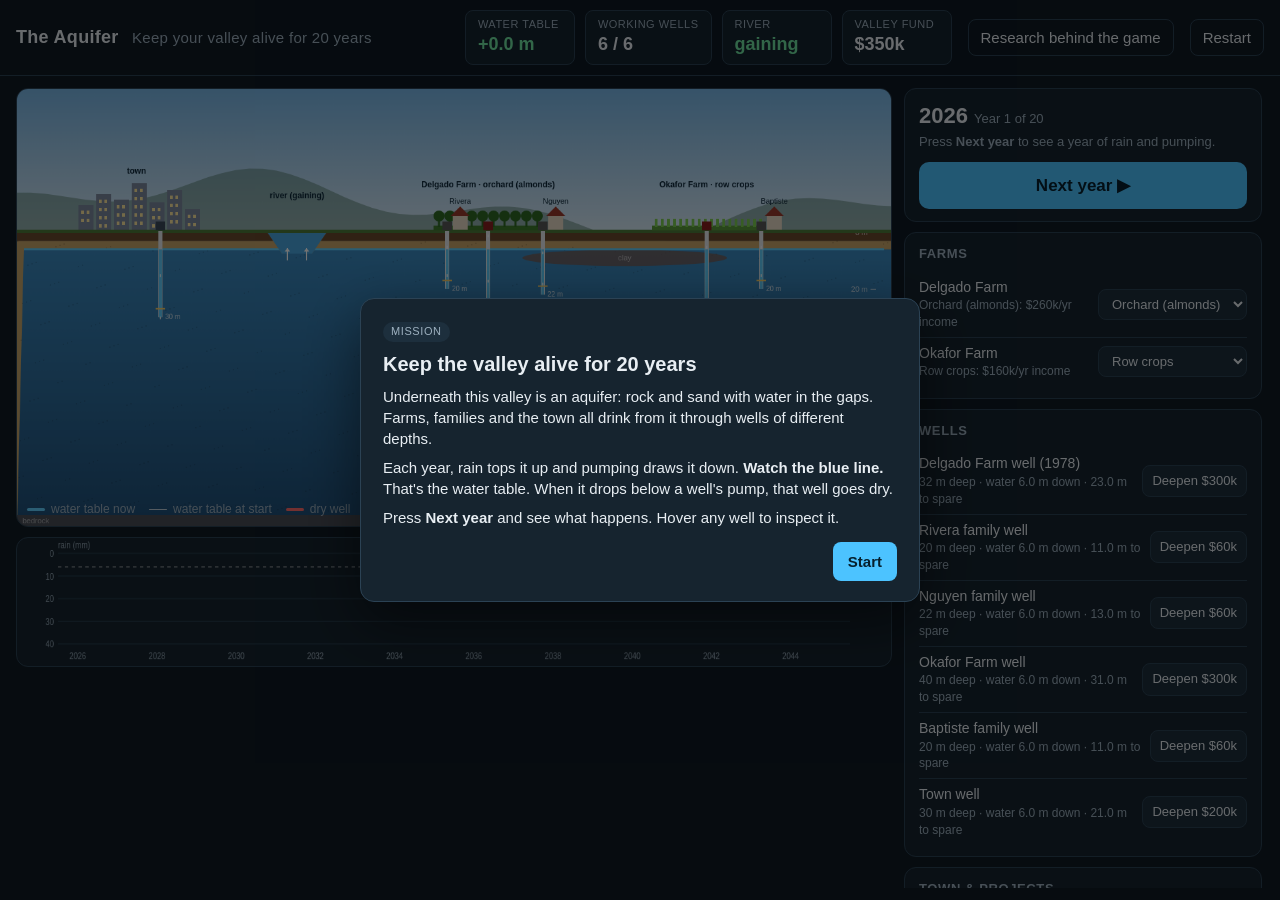
<file: aquifer/index.html>
<!doctype html>
<html lang="en">
<head>
<meta charset="utf-8">
<meta name="viewport" content="width=device-width, initial-scale=1">
<title>The Aquifer — keep your valley alive for 20 years</title>
<meta name="description" content="A groundwater simulation game built on UCSB Bren School research. Watch the water table move, see which wells fail first, and find a way to keep a valley alive for 20 years.">
<link rel="stylesheet" href="style.css">
</head>
<body>
<header>
  <h1>The Aquifer <small>Keep your valley alive for 20 years</small></h1>
  <div class="stats">
    <div class="stat"><div class="k">Water table</div><div class="v" id="s-wt">0.0 m</div></div>
    <div class="stat"><div class="k">Working wells</div><div class="v" id="s-wells">6 / 6</div></div>
    <div class="stat"><div class="k">River</div><div class="v" id="s-river">gaining</div></div>
    <div class="stat"><div class="k">Valley fund</div><div class="v" id="s-budget">$350k</div></div>
  </div>
  <button class="ghost" id="btn-research">Research behind the game</button>
  <button class="ghost" id="btn-restart">Restart</button>
</header>

<main>
  <div id="left">
  <div id="stage">
    <canvas id="valley" width="1280" height="640"></canvas>
    <div id="tip"></div>
    <div id="legend"><span class="wt">water table now</span><span class="wt0">water table at start</span><span class="dry">dry well</span></div>
  </div>
  <div id="chartwrap"><canvas id="chart" width="1280" height="150"></canvas></div>
  </div>

  <aside>
    <div class="card">
      <div class="year"><span id="yr">2026</span><small id="yr-of">Year 1 of 20</small></div>
      <div id="rain">Press <b>Next year</b> to see a year of rain and pumping.</div>
      <button id="next">Next year ▶</button>
    </div>

    <div class="card">
      <h2>Farms</h2>
      <div id="farm-rows"></div>
    </div>

    <div class="card">
      <h2>Wells</h2>
      <div id="well-rows"></div>
    </div>

    <div class="card">
      <h2>Town &amp; projects</h2>
      <div class="row"><div class="n">Imported water for the town<small>$150k every year it is on; town pumps 70% less</small></div><button class="act" id="btn-import">Off</button></div>
      <div class="row"><div class="n">Recharge basin, sandy site by the river<small>$200k · captures wet-year flood water</small></div><button class="act" id="btn-basin-sand">Build</button></div>
      <div class="row"><div class="n">Recharge basin, clay-rich site<small>$120k · cheaper, but clay lets little through</small></div><button class="act" id="btn-basin-clay">Build</button></div>
    </div>

    <div class="card">
      <h2>Policy: cap on farm pumping</h2>
      <div class="seg" id="cap">
        <button data-cap="1" class="on">No cap</button><button data-cap="0.8">80%</button><button data-cap="0.6">60%</button>
      </div>
      <div class="note" style="color:var(--muted);font-size:12px;margin-top:6px">Farms pump less and earn less; the fund's levy shrinks with them.</div>
    </div>

    <div class="card">
      <h2>Log</h2>
      <div id="log"></div>
    </div>
  </aside>
</main>

<div class="modal" id="event"><div class="dialog" id="event-body"></div></div>

<div class="modal" id="research"><div class="dialog">
  <h3>Research behind the game</h3>
  <p>This game is a simplified scenario, not a measured model of any real basin. The <b>relationships</b> below come from published research led at UC Santa Barbara's Bren School; the <b>numbers</b> in the game (well depths, pumping rates, costs, rainfall) are invented so the story plays out in 20 turns.</p>
  <p><b>Research-backed relationships</b></p>
  <ul>
    <li>Pumping lowers the water table most steeply around the well that pumps, in a <i>cone of depression</i> that spreads to neighbours.</li>
    <li>Wells fail long before an aquifer is empty. Shallower wells, often household wells, run dry first when water levels drop by only a few metres.</li>
    <li>Groundwater declines are widespread and, in many aquifers, accelerating. Recoveries exist, and they follow deliberate interventions: alternative supplies, pumping rules, managed recharge.</li>
    <li>Rivers and aquifers trade water. When the water table drops below the river bed, a river that once gained water from the ground starts losing water into it, and can disconnect.</li>
    <li>Managed recharge depends on where you put it: geology, rainfall intensity and land use govern how much water actually reaches the aquifer.</li>
  </ul>
  <p><b>Sources</b></p>
  <ol class="src">
    <li>Jasechko, S. &amp; Perrone, D. (2021). Global groundwater wells at risk of running dry. <i>Science</i> 372, 418–421. <a href="https://doi.org/10.1126/science.abc2755" target="_blank" rel="noopener">doi:10.1126/science.abc2755</a></li>
    <li>Jasechko, S., Seybold, H., Perrone, D., Fan, Y., Shamsudduha, M., Taylor, R. G., Fallatah, O. &amp; Kirchner, J. W. (2024). Rapid groundwater declines in many aquifers globally, but recoveries exist. <i>Nature</i> 625, 715–721. <a href="https://doi.org/10.1038/s41586-023-06879-8" target="_blank" rel="noopener">doi:10.1038/s41586-023-06879-8</a></li>
    <li>Jasechko, S., Seybold, H., Perrone, D., Fan, Y. &amp; Kirchner, J. W. (2021). Widespread potential loss of streamflow into underlying aquifers across the USA. <i>Nature</i> 591, 391–395. <a href="https://doi.org/10.1038/s41586-021-03311-x" target="_blank" rel="noopener">doi:10.1038/s41586-021-03311-x</a></li>
    <li>Jasechko, S. (2026). Review of documented groundwater recoveries (67 cases: alternative supplies, management policies, artificial recharge). <i>Science</i>, March 2026. <span class="note">Citation to be confirmed with the author.</span></li>
    <li>California Groundwater Recharge Observatory, UCSB Marine Science Institute: how rainfall intensity, geology, land use and managed flooding shape recharge.</li>
    <li>UCSB Groundwater Research Hub (Jasechko, Perrone and colleagues): using observational data to understand water stress and evaluate management responses.</li>
  </ol>
  <p class="note"><b>Invented for the game:</b> the valley, its six wells, the farms and families, all dollar figures, the rainfall sequence, the aquifer's spreading rate and specific yield, and the recharge-basin yields. These should be reviewed by Bren faculty before any classroom use.</p>
  <div class="btns"><button class="primary" id="btn-research-close">Back to the valley</button></div>
</div></div>

<script src="sim.js"></script>
<script src="game.js"></script>
</body>
</html>
</file>
<file: aquifer/style.css>
:root {
  --bg: #0f1a24; --panel: #16242f; --panel-2: #1d2f3d; --line: #2b4254;
  --text: #e8eef3; --muted: #9db0bf; --accent: #4cc3ff; --warn: #ffb84d; --bad: #ff6b6b; --good: #6fe3a1;
  --font: -apple-system, BlinkMacSystemFont, "Segoe UI", Roboto, Helvetica, Arial, sans-serif;
}
* { box-sizing: border-box; }
html, body { margin: 0; height: 100%; }
body { background: var(--bg); color: var(--text); font-family: var(--font); font-size: 15px; line-height: 1.4; display: flex; flex-direction: column; height: 100vh; overflow: hidden; }
button { font: inherit; cursor: pointer; }
button:disabled { opacity: .45; cursor: not-allowed; }
a { color: var(--accent); }

header { display: flex; align-items: center; gap: 16px; padding: 10px 16px; border-bottom: 1px solid var(--line); flex-wrap: wrap; }
header h1 { font-size: 18px; margin: 0; letter-spacing: .3px; }
header h1 small { color: var(--muted); font-weight: 400; margin-left: 8px; }
.stats { display: flex; gap: 10px; flex-wrap: wrap; margin-left: auto; }
.stat { background: var(--panel); border: 1px solid var(--line); border-radius: 8px; padding: 6px 12px; min-width: 110px; }
.stat .k { font-size: 11px; color: var(--muted); text-transform: uppercase; letter-spacing: .5px; }
.stat .v { font-size: 18px; font-weight: 600; }
.stat .v.bad { color: var(--bad); } .stat .v.good { color: var(--good); } .stat .v.warn { color: var(--warn); }
.ghost { background: transparent; color: var(--text); border: 1px solid var(--line); border-radius: 8px; padding: 7px 12px; }
.ghost:hover { border-color: var(--accent); }

main { display: grid; grid-template-columns: minmax(0, 1fr) 360px; gap: 12px; padding: 12px 16px; flex: 1; min-height: 0; }
main > * { min-width: 0; min-height: 0; }
#left { display: flex; flex-direction: column; gap: 10px; min-height: 0; }
#stage { position: relative; background: var(--panel); border: 1px solid var(--line); border-radius: 12px; overflow: hidden; display: flex; justify-content: center; flex: 0 1 auto; min-height: 0; }
/* the canvas keeps its 2:1 shape and shrinks to fit whatever height is left */
#valley { display: block; width: auto; height: auto; max-width: 100%; max-height: calc(100vh - 262px); }
#tip { position: absolute; pointer-events: none; background: rgba(10,18,26,.92); border: 1px solid var(--line); border-radius: 8px; padding: 8px 10px; font-size: 13px; display: none; max-width: 240px; }
#tip b { display: block; margin-bottom: 2px; }
#legend { position: absolute; left: 10px; bottom: 8px; font-size: 12px; color: var(--muted); display: flex; gap: 14px; }
#legend span::before { content: ""; display: inline-block; width: 18px; height: 3px; margin-right: 6px; vertical-align: middle; border-radius: 2px; }
#legend .wt::before { background: #5fd0ff; } #legend .wt0::before { background: #fff; opacity: .7; border-top: 1px dashed #fff; height: 0; }
#legend .dry::before { background: var(--bad); }

aside { display: flex; flex-direction: column; gap: 10px; overflow-y: auto; min-height: 0; padding-right: 2px; scrollbar-width: thin; }
.card { background: var(--panel); border: 1px solid var(--line); border-radius: 12px; padding: 12px 14px; }
.card h2 { font-size: 13px; margin: 0 0 8px; color: var(--muted); text-transform: uppercase; letter-spacing: .6px; }
.year { font-size: 22px; font-weight: 700; }
.year small { font-size: 13px; color: var(--muted); font-weight: 400; margin-left: 6px; }
#rain { color: var(--muted); font-size: 13px; margin-top: 2px; }
#next { width: 100%; padding: 12px; font-size: 17px; font-weight: 700; border: 0; border-radius: 10px; background: var(--accent); color: #06202e; margin-top: 10px; }
#next:hover { filter: brightness(1.08); }
.row { display: flex; align-items: center; justify-content: space-between; gap: 8px; padding: 6px 0; border-top: 1px solid var(--line); }
.row:first-of-type { border-top: 0; }
.row .n { font-size: 14px; min-width: 0; flex: 1; } .row .n small { display: block; color: var(--muted); font-size: 12px; }
.row select, .row button.act { background: var(--panel-2); color: var(--text); border: 1px solid var(--line); border-radius: 8px; padding: 6px 9px; font-size: 13px; }
.row button.act:hover:not(:disabled) { border-color: var(--accent); }
.row button.act.on { background: #0e4a63; border-color: var(--accent); }
.seg { display: flex; gap: 4px; }
.seg button { flex: 1; background: var(--panel-2); color: var(--text); border: 1px solid var(--line); padding: 6px 0; font-size: 13px; }
.seg button:first-child { border-radius: 8px 0 0 8px; } .seg button:last-child { border-radius: 0 8px 8px 0; }
.seg button.on { background: #0e4a63; border-color: var(--accent); }
#log { font-size: 12.5px; color: var(--muted); max-height: 150px; overflow-y: auto; white-space: pre-wrap; font-family: ui-monospace, Menlo, monospace; line-height: 1.5; }
#log .y { color: var(--text); }

#chartwrap { flex: 0 0 auto; }
#chart { width: 100%; height: 130px; display: block; background: var(--panel); border: 1px solid var(--line); border-radius: 12px; }

.modal { position: fixed; inset: 0; background: rgba(0,0,0,.55); display: none; align-items: center; justify-content: center; padding: 16px; z-index: 10; }
.modal.open { display: flex; }
.dialog { background: var(--panel); border: 1px solid var(--line); border-radius: 14px; max-width: 560px; width: 100%; padding: 20px 22px; max-height: 90vh; overflow-y: auto; box-shadow: 0 20px 60px rgba(0,0,0,.5); }
.dialog h3 { margin: 0 0 8px; font-size: 20px; }
.dialog .tag { display: inline-block; font-size: 11px; text-transform: uppercase; letter-spacing: .6px; padding: 2px 8px; border-radius: 99px; margin-bottom: 8px; background: var(--panel-2); color: var(--muted); }
.dialog .tag.bad { background: #4a1f1f; color: #ffb3b3; } .dialog .tag.warn { background: #4a3a1f; color: #ffd9a0; } .dialog .tag.good { background: #1f4a30; color: #b3ffcf; }
.dialog p { margin: 8px 0; }
.dialog .btns { display: flex; gap: 8px; justify-content: flex-end; margin-top: 14px; flex-wrap: wrap; }
.dialog .btns button { border-radius: 8px; padding: 8px 14px; border: 1px solid var(--line); background: var(--panel-2); color: var(--text); }
.dialog .btns button.primary { background: var(--accent); color: #06202e; border-color: transparent; font-weight: 600; }
.dialog ul { padding-left: 20px; } .dialog li { margin: 4px 0; }
.dialog .src { font-size: 13.5px; }
.dialog .src li { margin: 8px 0; }
.dialog .note { color: var(--muted); font-size: 13px; }
.grade { font-size: 40px; letter-spacing: 4px; margin: 6px 0; }
kbd { background: var(--panel-2); border: 1px solid var(--line); border-radius: 4px; padding: 0 5px; font-size: 12px; }

@media (max-width: 900px) {
  body { height: auto; overflow: auto; display: block; }
  main { grid-template-columns: minmax(0, 1fr); }
  #left { position: sticky; top: 0; z-index: 5; background: var(--bg); padding-bottom: 6px; }
  #valley { max-height: 46vh; }
  #chart { height: 90px; }
  aside { overflow: visible; }
  .stat { min-width: 0; flex: 1; }
  .stats { margin-left: 0; }
}
</file>
